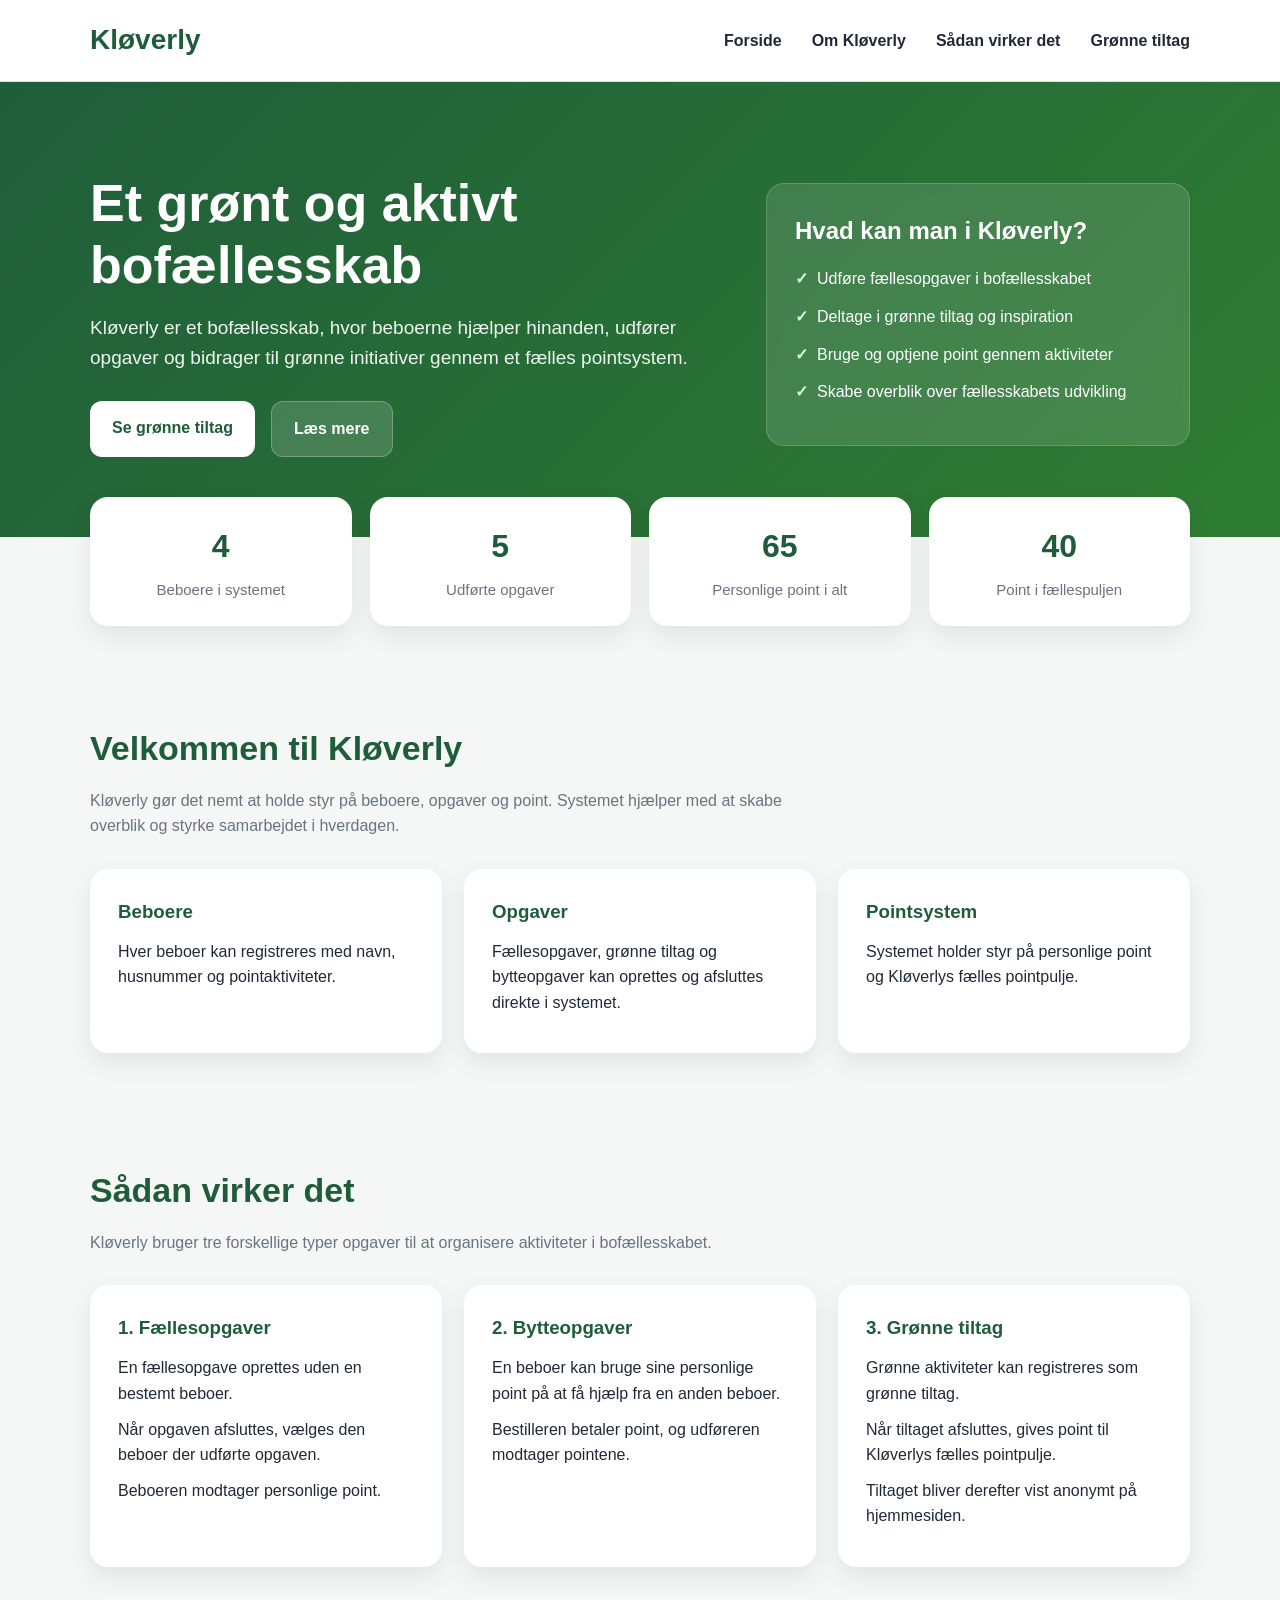
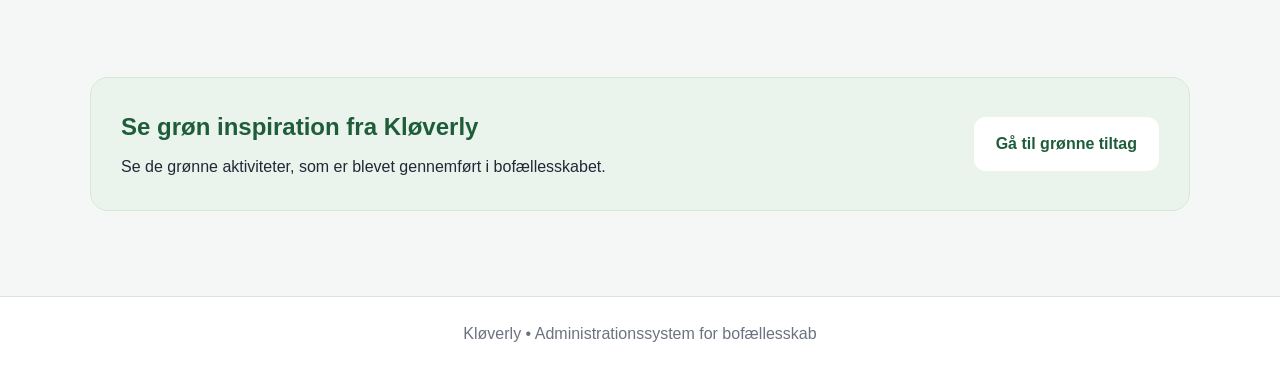
<file: src/main/resources/web/index.html>
<!DOCTYPE html>

<html lang="da">

<head>

    <meta charset="UTF-8">

    <meta
        name="viewport"
        content="width=device-width, initial-scale=1.0"
    >

    <title>Kløverly</title>

    <link
        rel="stylesheet"
        href="style.css"
    >

</head>


<body id="top">


<!-- =========================
     MENU
========================= -->

<header class="topbar">

    <div class="container">

        <a
            href="#top"
            class="logo"
        >
            Kløverly
        </a>


        <nav class="nav-links">

            <a href="#top">
                Forside
            </a>

            <a href="#om">
                Om Kløverly
            </a>

            <a href="#hvordan">
                Sådan virker det
            </a>

            <a href="groenne-tiltag.html">
                Grønne tiltag
            </a>

        </nav>

    </div>

</header>


<!-- =========================
     HERO
========================= -->

<section class="hero">

    <div class="container hero-grid">

        <div>

            <h1>
                Et grønt og aktivt bofællesskab
            </h1>

            <p>
                Kløverly er et bofællesskab,
                hvor beboerne hjælper hinanden,
                udfører opgaver og bidrager til
                grønne initiativer gennem et
                fælles pointsystem.
            </p>


            <div class="hero-buttons">

                <a
                    href="groenne-tiltag.html"
                    class="btn btn-primary"
                >
                    Se grønne tiltag
                </a>

                <a
                    href="#hvordan"
                    class="btn btn-secondary"
                >
                    Læs mere
                </a>

            </div>

        </div>


        <div class="hero-card">

            <h3>
                Hvad kan man i Kløverly?
            </h3>

            <ul>

                <li>
                    Udføre fællesopgaver
                    i bofællesskabet
                </li>

                <li>
                    Deltage i grønne tiltag
                    og inspiration
                </li>

                <li>
                    Bruge og optjene point
                    gennem aktiviteter
                </li>

                <li>
                    Skabe overblik over
                    fællesskabets udvikling
                </li>

            </ul>

        </div>

    </div>

</section>


<!-- =========================
     DYNAMISKE TAL
     Tallene hentes fra data.json af kloeverly.js
========================= -->

<section class="stats">

    <div class="container stats-grid">


        <div class="stat-card">

            <h3 id="antal-beboere">–</h3>

            <p>
                Beboere i systemet
            </p>

        </div>


        <div class="stat-card">

            <h3 id="udfoerte-opgaver">–</h3>

            <p>
                Udførte opgaver
            </p>

        </div>


        <div class="stat-card">

            <h3 id="personlige-point">–</h3>

            <p>
                Personlige point i alt
            </p>

        </div>


        <div class="stat-card">

            <h3 id="faelles-point">–</h3>

            <p>
                Point i fællespuljen
            </p>

        </div>

    </div>

</section>


<!-- =========================
     OM KLØVERLY
========================= -->

<section
    class="section"
    id="om"
>

    <div class="container">

        <h2 class="section-title">
            Velkommen til Kløverly
        </h2>

        <p class="section-subtitle">

            Kløverly gør det nemt at holde styr
            på beboere, opgaver og point.

            Systemet hjælper med at skabe
            overblik og styrke samarbejdet
            i hverdagen.

        </p>


        <div class="card-grid">


            <div class="info-card">

                <h3>
                    Beboere
                </h3>

                <p>
                    Hver beboer kan registreres
                    med navn, husnummer og
                    pointaktiviteter.
                </p>

            </div>


            <div class="info-card">

                <h3>
                    Opgaver
                </h3>

                <p>
                    Fællesopgaver, grønne tiltag
                    og bytteopgaver kan oprettes
                    og afsluttes direkte i systemet.
                </p>

            </div>


            <div class="info-card">

                <h3>
                    Pointsystem
                </h3>

                <p>
                    Systemet holder styr på
                    personlige point og Kløverlys
                    fælles pointpulje.
                </p>

            </div>

        </div>

    </div>

</section>


<!-- =========================
     SÅDAN VIRKER DET
========================= -->

<section
    class="section"
    id="hvordan"
>

    <div class="container">

        <h2 class="section-title">
            Sådan virker det
        </h2>

        <p class="section-subtitle">

            Kløverly bruger tre forskellige
            typer opgaver til at organisere
            aktiviteter i bofællesskabet.

        </p>


        <div class="card-grid">


            <!-- FÆLLESOPGAVE -->

            <div class="info-card">

                <h3>
                    1. Fællesopgaver
                </h3>

                <p>
                    En fællesopgave oprettes
                    uden en bestemt beboer.
                </p>

                <p>
                    Når opgaven afsluttes,
                    vælges den beboer der
                    udførte opgaven.
                </p>

                <p>
                    Beboeren modtager
                    personlige point.
                </p>

            </div>


            <!-- BYTTEOPGAVE -->

            <div class="info-card">

                <h3>
                    2. Bytteopgaver
                </h3>

                <p>
                    En beboer kan bruge sine
                    personlige point på at få
                    hjælp fra en anden beboer.
                </p>

                <p>
                    Bestilleren betaler point,
                    og udføreren modtager
                    pointene.
                </p>

            </div>


            <!-- GRØNT TILTAG -->

            <div class="info-card">

                <h3>
                    3. Grønne tiltag
                </h3>

                <p>
                    Grønne aktiviteter kan
                    registreres som grønne
                    tiltag.
                </p>

                <p>
                    Når tiltaget afsluttes,
                    gives point til Kløverlys
                    fælles pointpulje.
                </p>

                <p>
                    Tiltaget bliver derefter
                    vist anonymt på hjemmesiden.
                </p>

            </div>

        </div>

    </div>

</section>


<!-- =========================
     GRØN INSPIRATION
========================= -->

<section class="section">

    <div class="container">

        <div class="cta-box">

            <div>

                <h2>
                    Se grøn inspiration fra Kløverly
                </h2>

                <p>
                    Se de grønne aktiviteter,
                    som er blevet gennemført
                    i bofællesskabet.
                </p>

            </div>


            <a
                href="groenne-tiltag.html"
                class="btn btn-primary"
            >
                Gå til grønne tiltag
            </a>

        </div>

    </div>

</section>


<!-- =========================
     FOOTER
========================= -->

<footer>

    <div class="container">

        Kløverly •
        Administrationssystem for bofællesskab

    </div>

</footer>


<script src="kloeverly.js"></script>

</body>

</html>
</file>
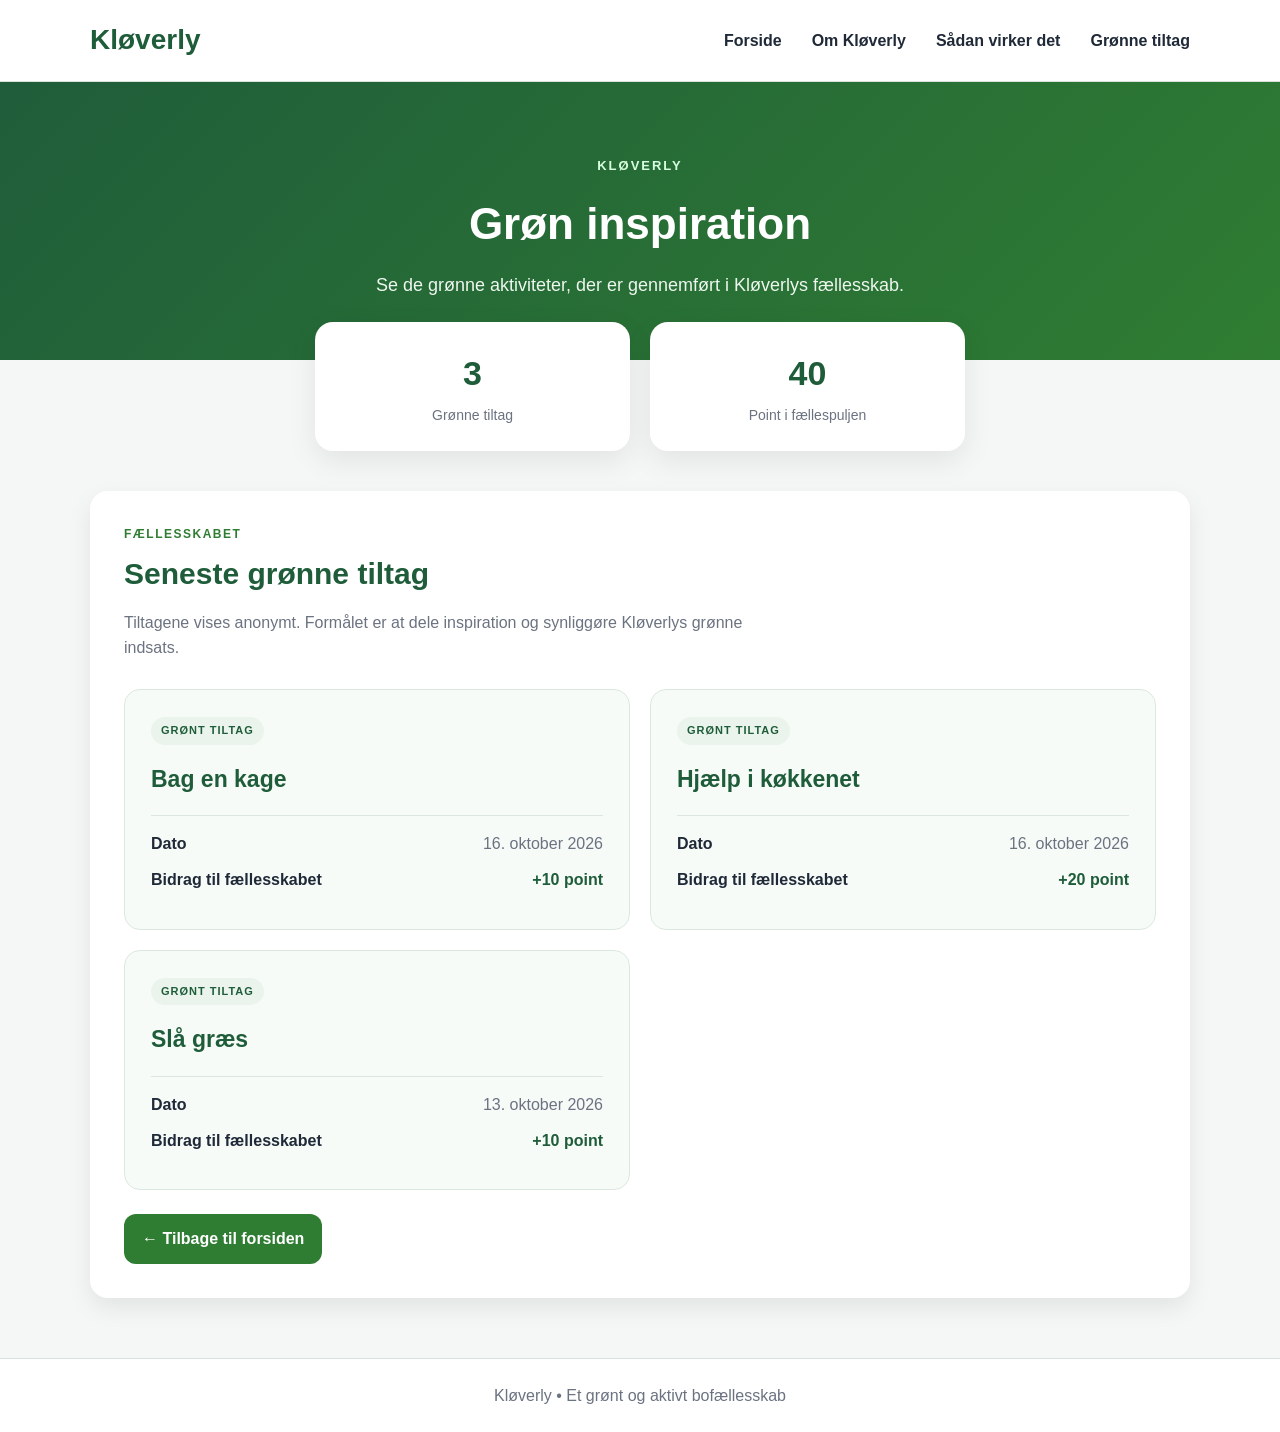
<file: src/main/resources/web/groenne-tiltag.html>
<!DOCTYPE html>

<html lang="da">

<head>

    <meta charset="UTF-8">

    <meta
        name="viewport"
        content="width=device-width, initial-scale=1.0"
    >

    <title>
        Grønne tiltag - Kløverly
    </title>

    <link
        rel="stylesheet"
        href="style.css"
    >

</head>


<body class="green-page">


<!-- =========================
     MENU
========================= -->

<header class="topbar">

    <div class="container">

        <a
            href="index.html"
            class="logo"
        >
            Kløverly
        </a>


        <nav class="nav-links">

            <a href="index.html">
                Forside
            </a>

            <a href="index.html#om">
                Om Kløverly
            </a>

            <a href="index.html#hvordan">
                Sådan virker det
            </a>

            <a href="groenne-tiltag.html">
                Grønne tiltag
            </a>

        </nav>

    </div>

</header>


<!-- =========================
     HERO
========================= -->

<section class="page-header">

    <div class="container">

        <span class="page-label">
            KLØVERLY
        </span>

        <h1>
            Grøn inspiration
        </h1>

        <p>
            Se de grønne aktiviteter,
            der er gennemført i
            Kløverlys fællesskab.
        </p>

    </div>

</section>


<!-- =========================
     INDHOLD
========================= -->

<main>

    <div class="container">


        <!-- OVERSIGT -->

        <section class="green-summary">


            <div class="green-summary-card">

                <span class="summary-number" id="antal-groenne-tiltag">–</span>

                <span class="summary-label">
                    Grønne tiltag
                </span>

            </div>


            <div class="green-summary-card">

                <span class="summary-number" id="faelles-point">–</span>

                <span class="summary-label">
                    Point i fællespuljen
                </span>

            </div>


        </section>


        <!-- TILTAG -->

        <section class="content-box">


            <div class="green-section-heading">

                <div>

                    <span class="section-kicker">
                        FÆLLESSKABET
                    </span>

                    <h2>
                        Seneste grønne tiltag
                    </h2>

                    <p>
                        Tiltagene vises anonymt.
                        Formålet er at dele
                        inspiration og synliggøre
                        Kløverlys grønne indsats.
                    </p>

                </div>

            </div>


            <!-- Kortene laves af kloeverly.js ud fra data.json -->
            <div class="tiltag-grid" id="tiltag-liste"></div>


            <a
                href="index.html"
                class="back-link"
            >
                ← Tilbage til forsiden
            </a>


        </section>

    </div>

</main>


<!-- =========================
     FOOTER
========================= -->

<footer>

    <div class="container">

        Kløverly •
        Et grønt og aktivt bofællesskab

    </div>

</footer>


<script src="kloeverly.js"></script>

</body>

</html>
</file>
<file: src/main/resources/web/style.css>
html {
  scroll-behavior: smooth;
  scroll-padding-top: 100px;
}

:root {
  --green-dark: #1f5d3a;
  --green: #2f7d32;
  --green-light: #eaf4ec;
  --bg: #f5f7f6;
  --white: #ffffff;
  --text: #1f2937;
  --muted: #6b7280;
  --border: #d9e2dc;
  --shadow: 0 10px 25px rgba(0, 0, 0, 0.08);
  --radius: 18px;
}

* {
  margin: 0;
  padding: 0;
  box-sizing: border-box;
}

body {
  font-family: Arial, sans-serif;
  background: var(--bg);
  color: var(--text);
  line-height: 1.6;
}

a {
  text-decoration: none;
}

.container {
  width: min(1100px, 92%);
  margin: 0 auto;
}

/* =========================
   TOPBAR
========================= */

.topbar {
  background: var(--white);
  border-bottom: 1px solid var(--border);
  position: sticky;
  top: 0;
  z-index: 1000;
}

.topbar .container {
  display: flex;
  justify-content: space-between;
  align-items: center;
  padding: 18px 0;
}

.logo {
  font-size: 28px;
  font-weight: bold;
  color: var(--green-dark);
}

.nav-links {
  display: flex;
  align-items: center;
  gap: 30px;
}

.nav-links a {
  color: var(--text);
  font-weight: 600;
  transition: 0.2s;
}

.nav-links a:hover {
  color: var(--green);
}

/* =========================
   HERO
========================= */

.hero {
  background: linear-gradient(
      135deg,
      var(--green-dark),
      var(--green)
  );

  color: white;
  padding: 90px 0 80px;
}

.hero-grid {
  display: grid;
  grid-template-columns: 1.2fr 0.8fr;
  gap: 40px;
  align-items: center;
}

.hero h1 {
  font-size: 52px;
  line-height: 1.2;
  margin-bottom: 16px;
}

.hero p {
  font-size: 19px;
  max-width: 620px;
  color: #eef7ef;
  margin-bottom: 28px;
}

.hero-buttons {
  display: flex;
  gap: 16px;
  flex-wrap: wrap;
}

.btn {
  display: inline-block;
  padding: 14px 22px;
  border-radius: 12px;
  font-weight: bold;
  transition: 0.2s;
}

.btn:hover {
  transform: translateY(-2px);
}

.btn-primary {
  background: white;
  color: var(--green-dark);
}

.btn-secondary {
  background: rgba(255, 255, 255, 0.15);
  color: white;
  border: 1px solid rgba(255, 255, 255, 0.25);
}

.btn-secondary:hover {
  background: rgba(255, 255, 255, 0.25);
}

.hero-card {
  background: rgba(255, 255, 255, 0.12);
  border: 1px solid rgba(255, 255, 255, 0.18);
  border-radius: var(--radius);
  padding: 28px;
  backdrop-filter: blur(6px);
}

.hero-card h3 {
  margin-bottom: 16px;
  font-size: 24px;
}

.hero-card ul {
  list-style: none;
}

.hero-card li {
  margin-bottom: 12px;
  padding-left: 22px;
  position: relative;
}

.hero-card li::before {
  content: "✓";
  position: absolute;
  left: 0;
  color: #d7ffe0;
  font-weight: bold;
}

/* =========================
   STATISTIK
========================= */

.stats {
  margin-top: -40px;
  margin-bottom: 50px;
}

.stats-grid {
  display: grid;
  grid-template-columns: repeat(4, 1fr);
  gap: 18px;
}

.stat-card {
  background: var(--white);
  padding: 24px;
  border-radius: var(--radius);
  box-shadow: var(--shadow);
  text-align: center;
}

.stat-card h3 {
  font-size: 32px;
  color: var(--green-dark);
  margin-bottom: 6px;
}

.stat-card p {
  color: var(--muted);
  font-size: 15px;
}

/* =========================
   SEKTIONER
========================= */

.section {
  padding: 45px 0 65px;
}

.section-title {
  font-size: 34px;
  margin-bottom: 12px;
  color: var(--green-dark);
}

.section-subtitle {
  color: var(--muted);
  margin-bottom: 30px;
  max-width: 700px;
}

.card-grid {
  display: grid;
  grid-template-columns: repeat(3, 1fr);
  gap: 22px;
}

.info-card {
  background: var(--white);
  padding: 28px;
  border-radius: var(--radius);
  box-shadow: var(--shadow);
}

.info-card h3 {
  margin-bottom: 12px;
  color: var(--green-dark);
}

.info-card p {
  margin-bottom: 10px;
}

/* =========================
   CTA
========================= */

.cta-box {
  background: var(--green-light);
  border: 1px solid #d6e8d8;
  border-radius: var(--radius);
  padding: 30px;

  display: flex;
  justify-content: space-between;
  align-items: center;

  gap: 20px;
  flex-wrap: wrap;
}

.cta-box h2 {
  color: var(--green-dark);
  margin-bottom: 8px;
}

.cta-box .btn {
  background: var(--white);
  color: var(--green-dark);
}

/* =========================
   GRØNNE TILTAG SIDE
========================= */

.page-header {
  background: linear-gradient(
      135deg,
      var(--green-dark),
      var(--green)
  );

  color: white;
  padding: 70px 0 60px;
  text-align: center;
}

.page-header h1 {
  font-size: 44px;
  margin-bottom: 12px;
}

.page-header p {
  font-size: 18px;
  color: #eef7ef;
}

.content-box {
  background: var(--white);
  border-radius: var(--radius);
  box-shadow: var(--shadow);

  padding: 34px;
  margin: 40px auto 60px;
}

.content-box h2 {
  color: var(--green-dark);
  margin-bottom: 12px;
}

.tiltag-grid {
  display: grid;
  gap: 18px;
  margin-top: 25px;
}

.tiltag-card {
  background: #f7fbf8;
  border: 1px solid #dce8df;
  border-left: 6px solid var(--green);

  border-radius: 14px;
  padding: 24px;
}

.tiltag-card h3 {
  margin-bottom: 10px;
  color: var(--green-dark);
}

.tiltag-card p {
  margin-bottom: 6px;
  color: #374151;
}

.empty-box {
  background: #f8faf8;
  border: 2px dashed #cdd9cf;

  border-radius: 14px;
  padding: 30px;

  text-align: center;
  color: var(--muted);
}

.back-link {
  display: inline-block;

  margin-top: 24px;
  padding: 12px 18px;

  background: var(--green);
  color: white;

  border-radius: 12px;
  font-weight: bold;
}

.back-link:hover {
  background: var(--green-dark);
}

/* =========================
   FOOTER
========================= */

footer {
  background: var(--white);
  border-top: 1px solid var(--border);

  padding: 24px 0;
  margin-top: 20px;

  color: var(--muted);
  text-align: center;
}

/* =========================
   MOBIL
========================= */

@media (max-width: 900px) {

  .hero-grid,
  .card-grid,
  .stats-grid {
    grid-template-columns: 1fr;
  }

  .hero {
    padding: 60px 0;
  }

  .hero h1 {
    font-size: 38px;
  }

  .page-header h1 {
    font-size: 34px;
  }

  .nav-links {
    gap: 14px;
    font-size: 14px;
  }
}

@media (max-width: 650px) {

  .topbar .container {
    flex-direction: column;
    gap: 12px;
  }

  .nav-links {
    flex-wrap: wrap;
    justify-content: center;
  }

  .hero h1 {
    font-size: 34px;
  }

  .stats {
    margin-top: 20px;
  }
}

/* =========================
   NY GRØN SIDE
========================= */

.green-page {
  min-height: 100vh;
  display: flex;
  flex-direction: column;
}

.green-page main {
  flex: 1;
}

/* Lille tekst over hero-titlen */

.page-label {
  display: inline-block;
  margin-bottom: 12px;

  font-size: 13px;
  font-weight: bold;
  letter-spacing: 2px;

  color: #d7ffe0;
}

/* =========================
   OVERSIGTSKORT
========================= */

.green-summary {
  display: grid;
  grid-template-columns: repeat(2, 1fr);
  gap: 20px;

  max-width: 650px;

  margin: -38px auto 35px;
  position: relative;
  z-index: 5;
}

.green-summary-card {
  background: white;

  border-radius: 18px;

  padding: 24px 30px;

  box-shadow:
      0 10px 30px rgba(0, 0, 0, 0.08);

  display: flex;
  flex-direction: column;

  align-items: center;
  justify-content: center;

  text-align: center;
}

.summary-number {
  font-size: 34px;
  font-weight: bold;

  color: var(--green-dark);
}

.summary-label {
  margin-top: 4px;

  font-size: 14px;

  color: var(--muted);
}

/* =========================
   OVERSKRIFT
========================= */

.green-section-heading {
  display: flex;

  justify-content: space-between;
  align-items: end;

  gap: 20px;

  margin-bottom: 28px;
}

.section-kicker {
  display: block;

  margin-bottom: 6px;

  font-size: 12px;
  font-weight: bold;

  letter-spacing: 1.5px;

  color: var(--green);
}

.green-section-heading h2 {
  font-size: 30px;
}

.green-section-heading p {
  color: var(--muted);

  max-width: 650px;

  margin-top: 6px;
}

/* =========================
   TILTAG
========================= */

.tiltag-grid {
  display: grid;

  grid-template-columns:
    repeat(2, minmax(0, 1fr));

  gap: 20px;

  margin-top: 15px;
}

.tiltag-card {
  background: #f7fbf8;

  border: 1px solid #dce8df;

  border-radius: 16px;

  padding: 26px;

  transition:
      transform 0.2s,
      box-shadow 0.2s;

  position: relative;
}

.tiltag-card:hover {
  transform: translateY(-3px);

  box-shadow:
      0 10px 24px rgba(31, 93, 58, 0.10);
}

.tiltag-card h3 {
  font-size: 23px;

  margin-top: 16px;
  margin-bottom: 18px;

  color: var(--green-dark);
}

/* Lille mærkat */

.tiltag-badge {
  display: inline-block;

  padding: 5px 10px;

  border-radius: 50px;

  background: var(--green-light);

  color: var(--green-dark);

  font-size: 11px;
  font-weight: bold;

  letter-spacing: 1px;
}

/* Information i kort */

.tiltag-info {
  border-top: 1px solid #dce8df;

  padding-top: 15px;
}

.tiltag-info p {
  display: flex;

  justify-content: space-between;

  gap: 20px;

  margin-bottom: 10px;

  color: var(--muted);
}

.tiltag-info strong {
  color: var(--text);
}

.point-value {
  color: var(--green-dark);

  font-weight: bold;
}

/* =========================
   TOM SIDE
========================= */

.empty-box {
  grid-column: 1 / -1;

  background: #f7fbf8;

  border: 2px dashed #cdd9cf;

  border-radius: 16px;

  padding: 45px 30px;

  text-align: center;
}

.empty-box h3 {
  color: var(--green-dark);

  margin-bottom: 8px;
}

.empty-box p {
  color: var(--muted);
}

/* =========================
   FOOTER
========================= */

.green-page footer {
  margin-top: auto;
}

/* =========================
   MOBIL
========================= */

@media (max-width: 750px) {

  .green-summary {
    grid-template-columns: 1fr;

    margin-top: 25px;
  }

  .tiltag-grid {
    grid-template-columns: 1fr;
  }

  .green-section-heading h2 {
    font-size: 26px;
  }

}
</file>
